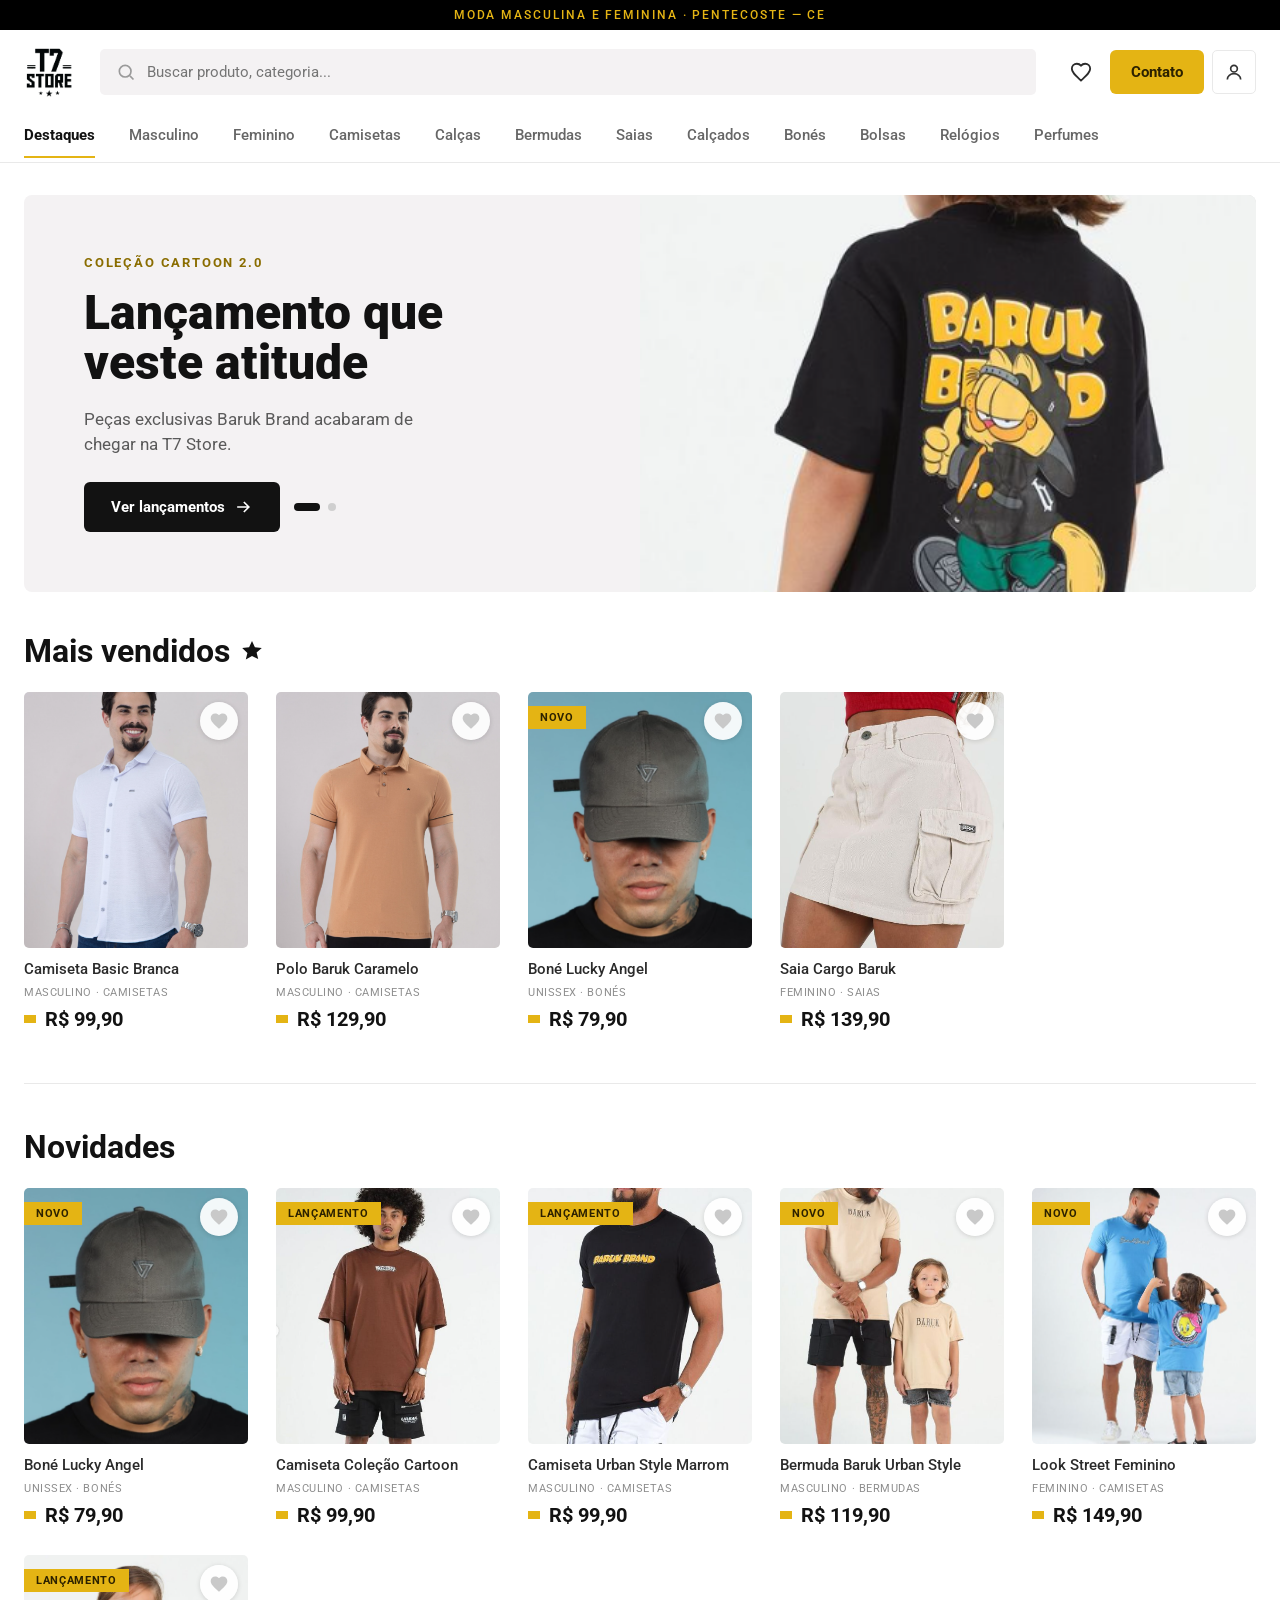
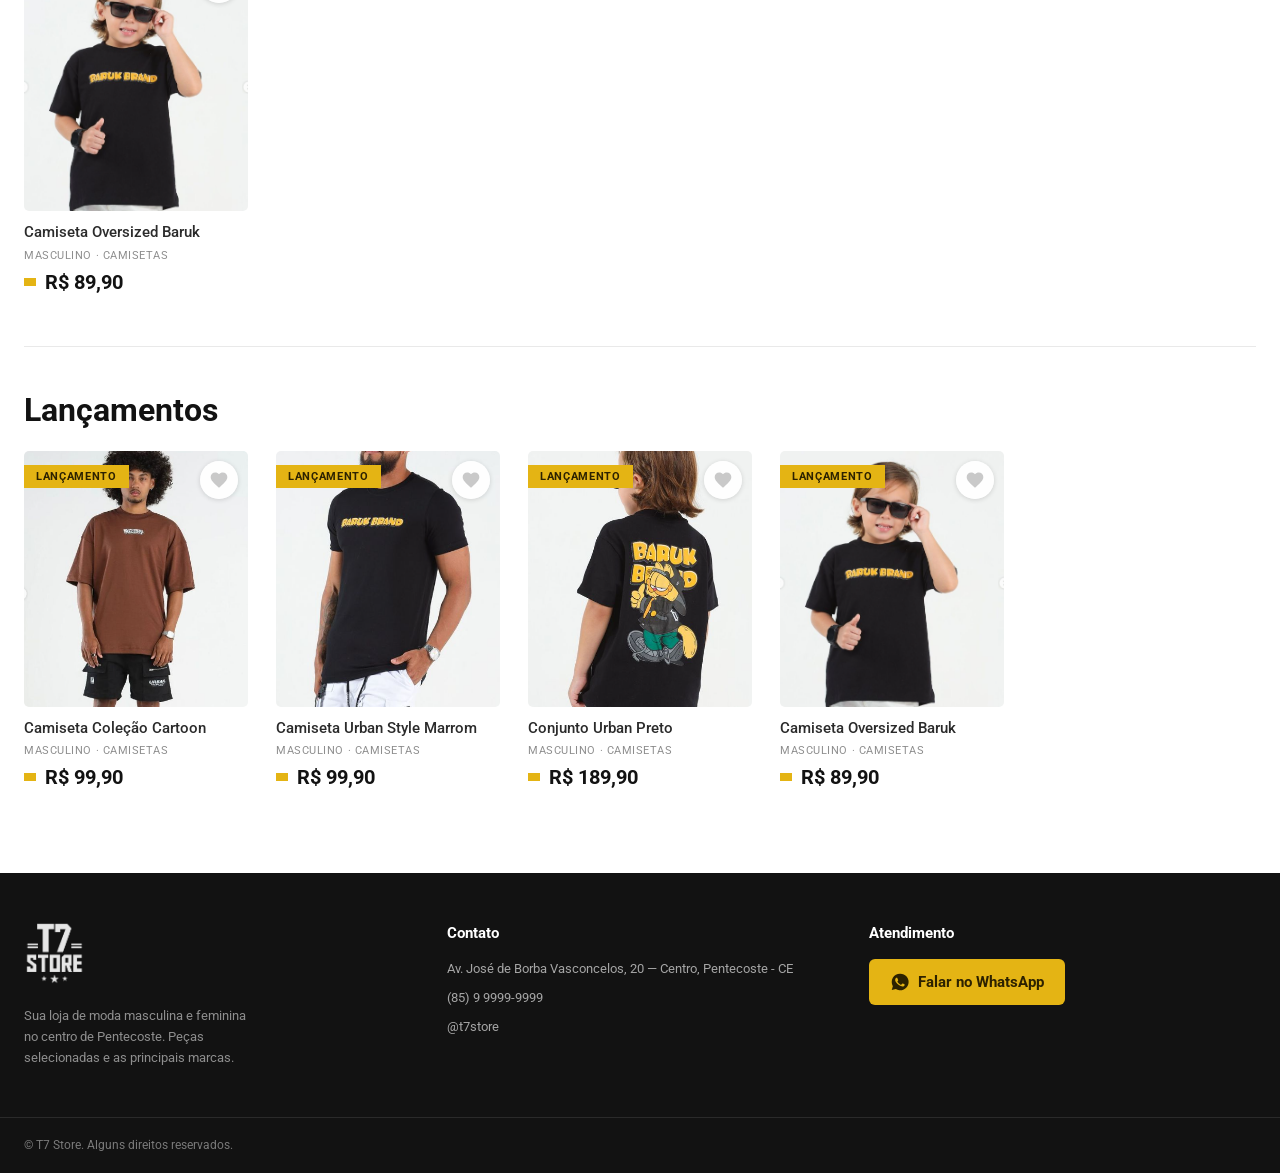
<file: index.html>
<!doctype html>
<html lang="pt-BR">
  <head>
    <meta charset="utf-8" />
    <meta name="viewport" content="width=device-width, initial-scale=1" />
    <title>T7 Store — Catálogo Digital</title>
    <meta
      name="description"
      content="Catálogo digital da T7 Store: moda masculina e feminina no centro de Pentecoste — CE."
    />
    <link rel="icon" href="assets/logo-t7.png" />
    <link rel="preconnect" href="https://fonts.googleapis.com" />
    <link rel="preconnect" href="https://fonts.gstatic.com" crossorigin />
    <link
      href="https://fonts.googleapis.com/css2?family=Roboto:wght@400;500;600;700;900&display=swap"
      rel="stylesheet"
    />
    <link rel="stylesheet" href="css/style.css" />
  </head>
  <body>
    <!-- Ícones reutilizados via <use href="#i-nome"> -->
    <svg hidden>
      <symbol id="i-heart" viewBox="0 0 24 24">
        <path d="M12 21.35l-1.45-1.32C5.4 15.36 2 12.28 2 8.5 2 5.42 4.42 3 7.5 3c1.74 0 3.41.81 4.5 2.09C13.09 3.81 14.76 3 16.5 3 19.58 3 22 5.42 22 8.5c0 3.78-3.4 6.86-8.55 11.54L12 21.35z" />
      </symbol>
      <symbol id="i-whatsapp" viewBox="0 0 24 24">
        <path d="M12 2a10 10 0 00-8.6 15l-1.3 4.7 4.8-1.3A10 10 0 1012 2zm5.3 14.1c-.2.6-1.3 1.2-1.8 1.2-.5.1-1 .1-1.7-.1-.4-.1-1-.3-1.6-.6-2.9-1.2-4.7-4.1-4.9-4.3-.1-.2-1.1-1.5-1.1-2.8s.7-2 .9-2.3c.2-.3.5-.3.7-.3h.5c.2 0 .4 0 .6.5.2.6.8 2 .9 2.1.1.1.1.3 0 .5s-.1.3-.3.5l-.4.5c-.1.1-.3.3-.1.6.2.3.8 1.3 1.7 2.1 1.2 1 2.1 1.4 2.4 1.5.3.1.5.1.6-.1.2-.2.7-.8.9-1.1.2-.3.4-.2.6-.1.3.1 1.6.8 1.9.9.3.1.5.2.5.3.1.1.1.6-.1 1.1z" />
      </symbol>
      <symbol id="i-star" viewBox="0 0 24 24">
        <path d="M12 2l2.9 6.3 6.9.6-5.2 4.5 1.6 6.7L12 16.9 5.8 20.6l1.6-6.7L2.2 8.9l6.9-.6z" />
      </symbol>
      <symbol id="i-search" viewBox="0 0 24 24">
        <circle cx="11" cy="11" r="7" />
        <path d="M21 21l-4.3-4.3" />
      </symbol>
      <symbol id="i-menu" viewBox="0 0 24 24">
        <path d="M3 6h18M3 12h18M3 18h18" />
      </symbol>
      <symbol id="i-user" viewBox="0 0 24 24">
        <circle cx="12" cy="8" r="4" />
        <path d="M4 21c0-4 3.6-7 8-7s8 3 8 7" />
      </symbol>
      <symbol id="i-arrow" viewBox="0 0 24 24">
        <path d="M5 12h14M13 6l6 6-6 6" />
      </symbol>
      <symbol id="i-prev" viewBox="0 0 24 24">
        <path d="M15 18l-6-6 6-6" />
      </symbol>
      <symbol id="i-next" viewBox="0 0 24 24">
        <path d="M9 6l6 6-6 6" />
      </symbol>
      <symbol id="i-plus" viewBox="0 0 24 24">
        <path d="M12 5v14M5 12h14" />
      </symbol>
      <symbol id="i-edit" viewBox="0 0 24 24">
        <path d="M12 20h9" />
        <path d="M16.5 3.5a2.1 2.1 0 013 3L7 19l-4 1 1-4z" />
      </symbol>
      <symbol id="i-trash" viewBox="0 0 24 24">
        <path d="M3 6h18M8 6V4h8v2M19 6l-1 14H6L5 6" />
      </symbol>
    </svg>

    <!-- ============ CLIENTE ============ -->
    <div id="view-cliente">
      <header class="site-header">
        <div class="topbar">Moda masculina e feminina · Pentecoste — CE</div>

        <div class="container site-header__bar">
          <button class="logo-btn" data-action="go-home" aria-label="T7 Store — página inicial">
            <img src="assets/logo-t7.png" alt="T7 Store" />
          </button>

          <div class="search">
            <svg class="icon search__icon" aria-hidden="true"><use href="#i-search" /></svg>
            <input
              id="busca"
              class="search__input"
              type="text"
              placeholder="Buscar produto, categoria..."
              aria-label="Buscar produto ou categoria"
              autocomplete="off"
            />
          </div>

          <div class="site-header__actions">
            <button class="icon-btn only-mobile" data-action="toggle-menu" aria-label="Menu de categorias">
              <svg class="icon icon--lg" aria-hidden="true"><use href="#i-menu" /></svg>
            </button>
            <button class="fav-link only-desktop" data-action="go-favoritos" aria-label="Favoritos">
              <svg class="icon icon--lg" aria-hidden="true"><use href="#i-heart" /></svg>
              <span class="count count--floating" data-fav-count hidden></span>
            </button>
            <a class="btn btn--accent only-desktop" data-whatsapp target="_blank" rel="noopener">Contato</a>
            <button class="icon-btn only-desktop" data-action="go-admin-login" title="Painel administrativo" aria-label="Painel administrativo">
              <svg class="icon" aria-hidden="true"><use href="#i-user" /></svg>
            </button>
          </div>
        </div>

        <nav id="nav-filtros" class="container category-nav only-desktop" aria-label="Categorias"></nav>
      </header>

      <!-- Menu lateral (mobile) -->
      <div id="menu" class="overlay overlay--drawer" data-overlay="close-menu" hidden>
        <aside class="drawer">
          <div class="drawer__head">
            <span class="eyebrow">Categorias</span>
            <button class="close-btn" data-action="close-menu" aria-label="Fechar">✕</button>
          </div>
          <nav id="menu-filtros" class="drawer__nav" aria-label="Categorias"></nav>
          <div class="drawer__foot">
            <button class="btn btn--outline btn--left" data-action="go-favoritos">
              <svg class="icon" aria-hidden="true"><use href="#i-heart" /></svg>
              Favoritos
              <span class="count count--end" data-fav-count hidden></span>
            </button>
            <a class="btn btn--accent btn--left" data-whatsapp target="_blank" rel="noopener">
              <svg class="icon icon--fill" aria-hidden="true"><use href="#i-whatsapp" /></svg>
              Contato pelo WhatsApp
            </a>
            <button class="btn btn--soft btn--left" data-action="go-admin-login">
              <svg class="icon" aria-hidden="true"><use href="#i-user" /></svg>
              Painel administrativo
            </button>
          </div>
        </aside>
      </div>

      <main class="container main">
        <!-- Página inicial: banner + vitrines -->
        <div id="destaques">
          <section id="hero" class="hero" aria-label="Destaques da loja" hidden></section>

          <section class="shelf" data-shelf="mais-vendidos">
            <h2 class="section-title">
              Mais vendidos
              <svg class="icon icon--fill icon--xl" aria-hidden="true"><use href="#i-star" /></svg>
            </h2>
            <div class="shelf__wrap">
              <button class="shelf__arrow shelf__arrow--prev" data-action="scroll-row" data-dir="-1" aria-label="Anterior">
                <svg class="icon" aria-hidden="true"><use href="#i-prev" /></svg>
              </button>
              <button class="shelf__arrow shelf__arrow--next" data-action="scroll-row" data-dir="1" aria-label="Próximo">
                <svg class="icon" aria-hidden="true"><use href="#i-next" /></svg>
              </button>
              <div class="shelf__row"></div>
            </div>
          </section>

          <section class="shelf" data-shelf="novidades">
            <h2 class="section-title">Novidades</h2>
            <div class="shelf__wrap">
              <button class="shelf__arrow shelf__arrow--prev" data-action="scroll-row" data-dir="-1" aria-label="Anterior">
                <svg class="icon" aria-hidden="true"><use href="#i-prev" /></svg>
              </button>
              <button class="shelf__arrow shelf__arrow--next" data-action="scroll-row" data-dir="1" aria-label="Próximo">
                <svg class="icon" aria-hidden="true"><use href="#i-next" /></svg>
              </button>
              <div class="shelf__row"></div>
            </div>
          </section>

          <section class="shelf" data-shelf="lancamentos">
            <h2 class="section-title">Lançamentos</h2>
            <div class="shelf__wrap">
              <button class="shelf__arrow shelf__arrow--prev" data-action="scroll-row" data-dir="-1" aria-label="Anterior">
                <svg class="icon" aria-hidden="true"><use href="#i-prev" /></svg>
              </button>
              <button class="shelf__arrow shelf__arrow--next" data-action="scroll-row" data-dir="1" aria-label="Próximo">
                <svg class="icon" aria-hidden="true"><use href="#i-next" /></svg>
              </button>
              <div class="shelf__row"></div>
            </div>
          </section>
        </div>

        <!-- Listagem: categoria, busca ou favoritos -->
        <section id="lista" hidden>
          <div class="list-head">
            <h2 id="lista-titulo" class="section-title"></h2>
            <span id="lista-total" class="muted"></span>
          </div>
          <div id="lista-grid" class="product-grid"></div>

          <div id="vazio-busca" class="empty" hidden>
            <p class="empty__title">Nenhuma peça encontrada</p>
            <p class="muted">Tente outra categoria ou busca.</p>
          </div>
          <div id="vazio-favoritos" class="empty" hidden>
            <svg class="icon empty__icon" aria-hidden="true"><use href="#i-heart" /></svg>
            <p class="empty__title">Você ainda não favoritou nenhuma peça</p>
            <p class="muted">Toque no coração das peças que gostar.</p>
            <button class="btn btn--dark" data-action="go-home">Explorar catálogo</button>
          </div>
        </section>
      </main>

      <footer class="site-footer">
        <div class="container site-footer__grid">
          <div>
            <img class="site-footer__logo" src="assets/logo-t7-white.png" alt="T7 Store" />
            <p class="site-footer__about">
              Sua loja de moda masculina e feminina no centro de Pentecoste. Peças selecionadas e as principais marcas.
            </p>
          </div>
          <div>
            <h3 class="site-footer__title">Contato</h3>
            <p data-config="endereco"></p>
            <p data-config="telefone"></p>
            <p data-config="instagram"></p>
          </div>
          <div>
            <h3 class="site-footer__title">Atendimento</h3>
            <a class="btn btn--accent" data-whatsapp target="_blank" rel="noopener">
              <svg class="icon icon--fill" aria-hidden="true"><use href="#i-whatsapp" /></svg>
              Falar no WhatsApp
            </a>
          </div>
        </div>
        <div class="site-footer__legal">
          <div class="container">© <span data-config="nome"></span>. Alguns direitos reservados.</div>
        </div>
      </footer>

      <!-- Detalhe do produto -->
      <div id="produto-modal" class="overlay" data-overlay="close-product" hidden>
        <div id="produto-detalhe" class="modal modal--product" role="dialog" aria-modal="true"></div>
      </div>
    </div>

    <!-- ============ ADMIN: LOGIN ============ -->
    <div id="view-login" class="login" hidden>
      <div class="login__card">
        <img class="login__logo" src="assets/logo-t7.png" alt="T7 Store" />
        <p class="login__title">Painel administrativo</p>
        <form id="login-form" class="stack">
          <label class="field">
            E-mail
            <input class="input" name="email" type="email" placeholder="admin@t7store.com" autocomplete="username" required />
          </label>
          <label class="field">
            Senha
            <input class="input" name="senha" type="password" placeholder="••••••••" autocomplete="current-password" required />
          </label>
          <span id="login-erro" class="error" role="alert" hidden>E-mail ou senha inválidos.</span>
          <button class="btn btn--accent btn--block" type="submit">Entrar</button>
        </form>
        <p class="login__hint">Demo: admin@t7store.com / t7store</p>
        <button class="link-btn" data-action="go-cliente">← Voltar ao catálogo</button>
      </div>
    </div>

    <!-- ============ ADMIN: PAINEL ============ -->
    <div id="view-admin" class="admin" hidden>
      <header class="admin__header">
        <div class="container container--admin admin__bar">
          <img class="admin__logo" src="assets/logo-t7.png" alt="T7 Store" />
          <span class="admin__label">Painel administrativo</span>
          <button class="btn btn--outline btn--sm" data-action="go-cliente">Ver catálogo</button>
          <button class="btn btn--dark btn--sm" data-action="go-cliente">Sair</button>
        </div>
        <nav class="container container--admin admin__tabs">
          <button class="tab" data-action="set-admin-tab" data-tab="produtos">Peças</button>
          <button class="tab" data-action="set-admin-tab" data-tab="destaques">Destaques</button>
          <button class="tab" data-action="set-admin-tab" data-tab="banners">Banners</button>
        </nav>
      </header>

      <div class="container container--admin admin__body">
        <!-- Aba: peças -->
        <section data-panel="produtos">
          <div class="toolbar">
            <div class="search search--bordered">
              <svg class="icon search__icon" aria-hidden="true"><use href="#i-search" /></svg>
              <input id="admin-busca" class="search__input" type="text" placeholder="Buscar peça..." aria-label="Buscar peça" autocomplete="off" />
            </div>
            <span id="admin-total" class="muted"></span>
            <button class="btn btn--accent" data-action="add-product">
              <svg class="icon" aria-hidden="true"><use href="#i-plus" /></svg>
              Adicionar peça
            </button>
          </div>
          <div id="admin-pecas" class="admin-grid"></div>
        </section>

        <!-- Aba: destaques -->
        <section data-panel="destaques" hidden>
          <p class="admin__intro">
            Escolha em quais seções da página inicial cada peça aparece. As alterações são aplicadas na hora.
          </p>
          <div id="admin-destaques" class="stack stack--sm"></div>
        </section>

        <!-- Aba: banners -->
        <section data-panel="banners" hidden>
          <div class="toolbar">
            <p class="admin__intro">
              Edite as fotos e os textos do carrossel da página inicial. As alterações aparecem na hora.
            </p>
            <button class="btn btn--accent" data-action="add-banner">
              <svg class="icon" aria-hidden="true"><use href="#i-plus" /></svg>
              Novo banner
            </button>
          </div>
          <div id="admin-banners" class="stack"></div>
        </section>
      </div>

      <!-- Formulário de peça -->
      <div id="form-modal" class="overlay" data-overlay="close-form" hidden>
        <form id="produto-form" class="modal modal--form" role="dialog" aria-modal="true" aria-labelledby="form-titulo">
          <div class="modal__head">
            <h2 id="form-titulo">Nova peça</h2>
            <button class="close-btn" type="button" data-action="close-form" aria-label="Fechar">✕</button>
          </div>

          <div class="stack">
            <label class="field">
              Nome da peça
              <input class="input" name="nome" placeholder="Ex: Camiseta Basic Branca" required />
            </label>

            <div class="field-row">
              <label class="field">
                Preço (R$)
                <input class="input" name="preco" type="number" step="0.01" min="0" placeholder="99.90" />
              </label>
              <label class="field">
                Gênero
                <select class="input" name="genero"></select>
              </label>
              <label class="field">
                Tipo
                <select class="input" name="tipo"></select>
              </label>
            </div>

            <div class="field">
              Imagem
              <div class="image-field">
                <img id="form-preview" class="image-field__preview" alt="" />
                <div class="image-field__picker">
                  <div class="thumbs" data-thumbs="pick-form-img"></div>
                  <input class="input input--sm" name="img" placeholder="ou cole uma URL de imagem" aria-label="URL da imagem" />
                </div>
              </div>
            </div>

            <label class="field">
              Descrição
              <textarea class="input" name="descricao" rows="3" placeholder="Detalhes da peça, material, caimento..."></textarea>
            </label>

            <label class="field">
              Tamanhos (separados por vírgula)
              <input class="input" name="tamanhos" placeholder="P, M, G, GG" />
            </label>

            <div class="field">
              Destaques
              <div id="form-destaques" class="chips"></div>
            </div>
          </div>

          <div class="modal__actions">
            <button class="btn btn--outline" type="button" data-action="close-form">Cancelar</button>
            <button class="btn btn--accent" type="submit">Salvar peça</button>
          </div>
        </form>
      </div>
    </div>

    <script src="js/data.js"></script>
    <script src="js/utils.js"></script>
    <script src="js/store.js"></script>
    <script src="js/components/produto-card.js"></script>
    <script src="js/components/header.js"></script>
    <script src="js/components/hero.js"></script>
    <script src="js/components/catalogo.js"></script>
    <script src="js/components/produto-modal.js"></script>
    <script src="js/components/admin-login.js"></script>
    <script src="js/components/admin.js"></script>
    <script src="js/components/produto-form.js"></script>
    <script src="js/script.js"></script>
  </body>
</html>
</file>
<file: css/style.css>
/* ==========================================================================
   T7 Store — Catálogo Digital
   1. Base            4. Cabeçalho e menu     7. Modais
   2. Utilitários     5. Página inicial       8. Login
   3. Componentes     6. Cards e listagens    9. Painel administrativo
   ========================================================================== */

/* ---------- 1. Base ---------- */
:root {
  --ink: #121212;
  --ink2: #2b2b2b;
  --muted: #8e8e8e;
  --line: #e9e9e9;
  --soft: #f4f2f3;
  --accent: #e4b414;
  --accent-ink: #2d2200;
  --danger: #c0392b;
  --mobile-card: 160px;
}

* {
  box-sizing: border-box;
}

body {
  margin: 0;
  background: #fff;
  color: var(--ink);
  font-family: "Roboto", -apple-system, BlinkMacSystemFont, "Segoe UI", sans-serif;
}

body.no-scroll {
  overflow: hidden;
}

h1,
h2,
h3,
p {
  margin: 0;
}

input,
button,
select,
textarea {
  font-family: inherit;
}

button {
  cursor: pointer;
}

a {
  color: inherit;
  text-decoration: none;
}

img {
  max-width: 100%;
}

[hidden] {
  display: none !important;
}

:focus-visible {
  outline: 2px solid var(--accent);
  outline-offset: 2px;
}

::-webkit-scrollbar {
  height: 8px;
  width: 9px;
}

::-webkit-scrollbar-thumb {
  background: #d5d5d5;
  border-radius: 5px;
}

::-webkit-scrollbar-track {
  background: transparent;
}

@keyframes t7fade {
  from {
    opacity: 0;
    transform: translateY(10px);
  }
}

@keyframes t7pop {
  from {
    opacity: 0;
    transform: scale(0.96);
  }
}

/* ---------- 2. Utilitários ---------- */
.container {
  max-width: 1280px;
  margin-inline: auto;
  padding-inline: 24px;
}

.container--admin {
  max-width: 1200px;
}

.stack {
  display: flex;
  flex-direction: column;
  gap: 16px;
}

.stack--sm {
  gap: 10px;
}

.muted {
  color: var(--muted);
  font-size: 15px;
}

.eyebrow {
  font-size: 13px;
  font-weight: 700;
  letter-spacing: 0.1em;
  text-transform: uppercase;
  color: var(--muted);
}

.error {
  color: var(--danger);
  font-size: 13px;
}

.section-title {
  display: flex;
  align-items: center;
  gap: 10px;
  font-size: clamp(24px, 3vw, 32px);
  font-weight: 700;
}

@media (max-width: 819px) {
  .only-desktop {
    display: none !important;
  }
}

@media (min-width: 820px) {
  .only-mobile {
    display: none !important;
  }
}

/* ---------- 3. Componentes ---------- */
.icon {
  width: 20px;
  height: 20px;
  flex-shrink: 0;
  fill: none;
  stroke: currentColor;
  stroke-width: 2;
}

.icon--fill {
  fill: currentColor;
  stroke: none;
}

.icon--lg {
  width: 22px;
  height: 22px;
}

.icon--xl {
  width: 24px;
  height: 24px;
}

.btn {
  display: inline-flex;
  align-items: center;
  justify-content: center;
  gap: 8px;
  padding: 12px 20px;
  border: 1px solid transparent;
  border-radius: 6px;
  font-size: 15px;
  font-weight: 700;
  line-height: 1.2;
  transition: filter 0.15s;
}

.btn:hover {
  filter: brightness(0.96);
}

.btn--accent {
  background: var(--accent);
  color: var(--accent-ink);
}

.btn--dark {
  background: var(--ink);
  color: #fff;
}

.btn--dark:hover {
  filter: brightness(1.4);
}

.btn--outline {
  background: #fff;
  border-color: var(--line);
  color: #333;
  font-weight: 600;
}

.btn--soft {
  background: var(--soft);
  color: #333;
  font-weight: 600;
}

.btn--danger {
  background: #fff;
  border-color: #f0d7d7;
  color: var(--danger);
  font-weight: 600;
}

.btn--sm {
  padding: 9px 14px;
  font-size: 13px;
}

.btn--sm .icon {
  width: 15px;
  height: 15px;
}

.btn--block {
  width: 100%;
  height: 48px;
}

.btn--left {
  width: 100%;
  justify-content: flex-start;
  gap: 10px;
}

.icon-btn {
  display: flex;
  align-items: center;
  justify-content: center;
  width: 44px;
  height: 44px;
  background: none;
  border: 1px solid var(--line);
  border-radius: 5px;
  color: #333;
}

.close-btn {
  width: 38px;
  height: 38px;
  flex-shrink: 0;
  border: none;
  border-radius: 50%;
  background: var(--soft);
  color: #555;
  font-size: 17px;
}

.link-btn {
  display: block;
  margin: 16px auto 0;
  background: none;
  border: none;
  color: #666;
  font-size: 13px;
  text-decoration: underline;
}

.count {
  display: flex;
  align-items: center;
  justify-content: center;
  min-width: 20px;
  height: 20px;
  padding: 0 5px;
  border-radius: 10px;
  background: var(--accent);
  color: var(--accent-ink);
  font-size: 11px;
  font-weight: 700;
}

.count--floating {
  position: absolute;
  top: 0;
  right: 0;
}

.count--end {
  margin-left: auto;
}

.search {
  position: relative;
  flex: 1;
  min-width: 0;
  display: flex;
  align-items: center;
}

.search__icon {
  position: absolute;
  left: 16px;
  color: #9a9a9a;
  pointer-events: none;
}

.search__input {
  width: 100%;
  height: 46px;
  padding: 0 16px 0 46px;
  border: 1px solid transparent;
  border-radius: 5px;
  background: var(--soft);
  color: #333;
  font-size: 15px;
  outline: none;
}

.search__input:focus {
  border-color: var(--ink);
}

.search--bordered {
  min-width: 200px;
}

.search--bordered .search__input {
  background: #fff;
  border-color: var(--line);
}

.field {
  display: block;
  min-width: 0;
  font-size: 13px;
  font-weight: 600;
  color: #333;
}

.field-row {
  display: grid;
  grid-template-columns: repeat(auto-fit, minmax(140px, 1fr));
  gap: 14px;
}

.input {
  display: block;
  width: 100%;
  height: 44px;
  margin-top: 6px;
  padding: 0 12px;
  border: 1px solid var(--line);
  border-radius: 6px;
  background: #fff;
  color: var(--ink);
  font-size: 15px;
  outline: none;
}

.input:focus {
  border-color: var(--ink);
}

.input--sm {
  height: 38px;
  font-size: 13px;
}

textarea.input {
  height: auto;
  padding: 10px 12px;
  resize: vertical;
}

.chips {
  display: flex;
  flex-wrap: wrap;
  gap: 8px;
}

.field > .chips {
  margin-top: 8px;
}

.chip {
  padding: 7px 14px;
  border: 1.5px solid var(--line);
  border-radius: 20px;
  background: #fff;
  color: #777;
  font-size: 12px;
  font-weight: 600;
}

.chip.is-on {
  border-color: var(--ink);
  background: var(--ink);
  color: #fff;
}

.chip--accent.is-on {
  border-color: var(--accent);
  background: var(--accent);
  color: var(--accent-ink);
}

.chip--check.is-on::before {
  content: "✓ ";
}

.size {
  min-width: 42px;
  padding: 9px 12px;
  border: 1px solid var(--line);
  border-radius: 5px;
  color: #333;
  font-size: 14px;
  font-weight: 500;
  text-align: center;
}

.pill {
  padding: 3px 8px;
  border-radius: 20px;
  background: #f1f1f1;
  color: #555;
  font-size: 10px;
  font-weight: 700;
  letter-spacing: 0.03em;
  text-transform: uppercase;
}

.pill--accent {
  background: #fff4d1;
  color: #8a6d00;
}

.tag {
  position: absolute;
  left: 0;
  top: 14px;
  padding: 5px 12px;
  background: var(--accent);
  color: var(--accent-ink);
  font-size: 11px;
  font-weight: 700;
  letter-spacing: 0.06em;
  text-transform: uppercase;
}

.price {
  display: inline-flex;
  align-items: center;
  gap: 9px;
  font-size: 20px;
  font-weight: 700;
}

.price::before {
  content: "";
  width: 12px;
  height: 8px;
  flex-shrink: 0;
  background: var(--accent);
}

.price--lg {
  font-size: 28px;
  font-weight: 900;
}

.thumbs {
  display: grid;
  grid-template-columns: repeat(auto-fill, minmax(42px, 1fr));
  gap: 6px;
  margin-bottom: 8px;
}

.thumb {
  aspect-ratio: 1;
  padding: 0;
  overflow: hidden;
  border: 1px solid var(--line);
  border-radius: 5px;
  background: var(--soft);
}

.thumb img {
  display: block;
  width: 100%;
  height: 100%;
  object-fit: cover;
}

.empty {
  padding: 80px 20px;
  text-align: center;
}

.empty__icon {
  width: 52px;
  height: 52px;
  margin-bottom: 16px;
  color: #cfcfcf;
  stroke-width: 1.6;
}

.empty__title {
  margin-bottom: 6px;
  color: #444;
  font-size: 18px;
}

.empty .btn {
  margin-top: 20px;
}

/* ---------- 4. Cabeçalho e menu ---------- */
.site-header {
  position: sticky;
  top: 0;
  z-index: 30;
  background: #fff;
  border-bottom: 1px solid var(--line);
}

.topbar {
  padding: 8px 16px;
  background: #000;
  color: var(--accent);
  font-size: 12px;
  font-weight: 500;
  letter-spacing: 0.16em;
  text-align: center;
  text-transform: uppercase;
}

.site-header__bar {
  display: flex;
  align-items: center;
  flex-wrap: wrap;
  gap: 24px;
  padding-block: 16px;
}

.site-header__actions {
  display: flex;
  align-items: center;
  flex-shrink: 0;
  gap: 8px;
}

.logo-btn {
  flex-shrink: 0;
  padding: 0;
  border: none;
  background: none;
}

.logo-btn img {
  display: block;
  width: auto;
  height: 52px;
}

.fav-link {
  position: relative;
  display: flex;
  padding: 8px 10px;
  border: none;
  background: none;
  color: var(--ink2);
}

.category-nav {
  display: flex;
  gap: 34px;
  padding-bottom: 4px;
  overflow-x: auto;
}

.category-nav__link,
.tab {
  padding: 12px 0;
  border: none;
  border-bottom: 2px solid transparent;
  background: none;
  color: #666;
  font-size: 15px;
  font-weight: 500;
  white-space: nowrap;
}

.category-nav__link.is-active,
.tab.is-active {
  border-bottom-color: var(--accent);
  color: var(--ink);
  font-weight: 700;
}

.drawer {
  position: absolute;
  top: 0;
  right: 0;
  bottom: 0;
  display: flex;
  flex-direction: column;
  width: min(82vw, 320px);
  padding: 20px;
  overflow-y: auto;
  background: #fff;
  animation: t7fade 0.2s ease both;
}

.drawer__head {
  display: flex;
  align-items: center;
  justify-content: space-between;
  margin-bottom: 12px;
}

.drawer__nav {
  display: flex;
  flex-direction: column;
  gap: 6px;
  margin-bottom: 14px;
}

.drawer__link {
  padding: 14px 16px;
  border: none;
  border-left: 3px solid transparent;
  background: none;
  color: #444;
  font-size: 16px;
  font-weight: 500;
  text-align: left;
}

.drawer__link.is-active {
  border-left-color: var(--accent);
  border-radius: 0 6px 6px 0;
  background: var(--soft);
  color: var(--ink);
  font-weight: 700;
}

.drawer__foot {
  display: flex;
  flex-direction: column;
  gap: 8px;
  margin-top: auto;
  padding-top: 14px;
  border-top: 1px solid var(--line);
}

/* ---------- 5. Página inicial ---------- */
.main {
  min-height: 60vh;
  padding-block: 24px 64px;
}

.hero {
  display: grid;
  grid-template-columns: repeat(auto-fit, minmax(300px, 1fr));
  margin: 8px 0 40px;
  overflow: hidden;
  border-radius: 8px;
  background: var(--soft);
  animation: t7fade 0.4s ease both;
}

.hero__content {
  display: flex;
  flex-direction: column;
  justify-content: center;
  gap: 18px;
  padding: clamp(32px, 5vw, 60px);
}

.hero__eyebrow {
  color: #8a6d00;
  font-size: 13px;
  font-weight: 700;
  letter-spacing: 0.14em;
  text-transform: uppercase;
}

.hero__title {
  font-size: clamp(30px, 4.4vw, 48px);
  font-weight: 900;
  line-height: 1.05;
  text-wrap: balance;
}

.hero__sub {
  max-width: 38ch;
  color: #5a5a5a;
  font-size: 17px;
  line-height: 1.5;
}

.hero__actions {
  display: flex;
  align-items: center;
  gap: 14px;
  margin-top: 6px;
}

.hero__actions .btn {
  padding: 14px 26px;
}

.hero__dots {
  display: flex;
  gap: 8px;
}

.hero__dot {
  width: 8px;
  height: 8px;
  padding: 0;
  border: none;
  border-radius: 4px;
  background: #cfcfcf;
  transition: width 0.2s;
}

.hero__dot.is-active {
  width: 26px;
  background: var(--ink);
}

.hero__media {
  position: relative;
  min-height: 320px;
  background: #e4e4e4;
}

.hero__media img {
  position: absolute;
  inset: 0;
  width: 100%;
  height: 100%;
  object-fit: cover;
}

.shelf {
  margin-bottom: 52px;
  scroll-margin-top: 180px;
}

.shelf:last-child {
  margin-bottom: 20px;
}

.shelf:not([hidden]) ~ .shelf {
  padding-top: 44px;
  border-top: 1px solid var(--line);
}

.shelf .section-title {
  margin-bottom: 22px;
}

.shelf__wrap {
  position: relative;
}

.shelf__row,
.product-grid {
  display: grid;
  grid-template-columns: repeat(auto-fill, minmax(220px, 1fr));
  gap: 28px;
}

.shelf__arrow {
  display: none;
}

.list-head {
  display: flex;
  align-items: baseline;
  gap: 14px;
  margin: 10px 0 26px;
}

@media (max-width: 819px) {
  /* Vitrines viram carrossel horizontal com setas */
  .shelf__row {
    display: flex;
    align-items: flex-start;
    gap: 14px;
    margin-inline: -24px;
    padding: 0 24px 10px;
    overflow-x: auto;
    scroll-padding-inline: 24px;
    scroll-snap-type: x mandatory;
  }

  .shelf__row > .card {
    flex: 0 0 var(--mobile-card);
    scroll-snap-align: start;
  }

  .shelf__arrow {
    position: absolute;
    /* centro da foto do card (proporção 311/356) */
    top: calc(var(--mobile-card) * 356 / 311 / 2);
    z-index: 5;
    display: flex;
    align-items: center;
    justify-content: center;
    width: 36px;
    height: 36px;
    border: none;
    border-radius: 50%;
    background: rgba(255, 255, 255, 0.96);
    box-shadow: 0 1px 6px rgba(0, 0, 0, 0.2);
    color: var(--ink);
    transform: translateY(-50%);
    transition: opacity 0.15s;
  }

  .shelf__arrow--prev {
    left: -10px;
  }

  .shelf__arrow--next {
    right: -10px;
  }

  .shelf__arrow:disabled {
    opacity: 0;
    pointer-events: none;
  }

  .shelf {
    scroll-margin-top: 140px;
  }

  .product-grid {
    grid-template-columns: repeat(auto-fill, minmax(150px, 1fr));
    gap: 14px;
  }
}

/* ---------- 6. Cards e listagens ---------- */
.card {
  display: flex;
  flex-direction: column;
  gap: 12px;
  min-width: 0;
  cursor: pointer;
  animation: t7fade 0.35s ease both;
}

.card__media {
  position: relative;
  aspect-ratio: 311 / 356;
  overflow: hidden;
  border-radius: 5px;
  background: var(--soft);
}

.card__media img {
  display: block;
  width: 100%;
  height: 100%;
  object-fit: cover;
  transition: transform 0.4s ease;
}

.card:hover .card__media img {
  transform: scale(1.04);
}

.card__info {
  display: flex;
  flex-direction: column;
  gap: 6px;
  min-width: 0;
}

.card__name {
  overflow: hidden;
  color: var(--ink2);
  font-size: 15px;
  font-weight: 500;
  line-height: 1.3;
  text-overflow: ellipsis;
  white-space: nowrap;
}

.card__meta {
  color: var(--muted);
  font-size: 11px;
  letter-spacing: 0.05em;
  text-transform: uppercase;
}

.card .price {
  margin-top: 2px;
}

.fav-btn {
  position: absolute;
  top: 10px;
  right: 10px;
  display: flex;
  align-items: center;
  justify-content: center;
  width: 38px;
  height: 38px;
  border: none;
  border-radius: 50%;
  background: rgba(255, 255, 255, 0.92);
  box-shadow: 0 1px 5px rgba(0, 0, 0, 0.14);
  color: #c9c9c9;
  transition: transform 0.15s;
}

.fav-btn:hover {
  transform: scale(1.1);
}

.fav-btn.is-fav,
.fav-toggle.is-fav .icon {
  color: var(--accent);
}

.fav-toggle .icon {
  color: #c9c9c9;
}

.site-footer {
  background: var(--ink);
  color: #a5a5a5;
  font-size: 13px;
  line-height: 1.6;
}

.site-footer__grid {
  display: grid;
  grid-template-columns: repeat(auto-fit, minmax(240px, 1fr));
  gap: 36px;
  padding-block: 48px;
}

.site-footer__grid p + p {
  margin-top: 8px;
}

.site-footer__logo {
  width: auto;
  height: 64px;
  margin-bottom: 14px;
}

.site-footer__about {
  max-width: 34ch;
  color: var(--muted);
}

.site-footer__title {
  margin-bottom: 14px;
  color: #fff;
  font-size: 15px;
  font-weight: 700;
}

.site-footer__legal {
  padding-block: 18px;
  border-top: 1px solid #2a2a2a;
  color: #7a7a7a;
  font-size: 12px;
}

/* ---------- 7. Modais ---------- */
.overlay {
  position: fixed;
  inset: 0;
  z-index: 60;
  display: flex;
  align-items: flex-start;
  justify-content: center;
  padding: 40px 16px;
  overflow-y: auto;
  background: rgba(0, 0, 0, 0.55);
}

.overlay--drawer {
  z-index: 40;
  padding: 0;
}

.modal {
  width: 100%;
  border-radius: 10px;
  background: #fff;
  animation: t7pop 0.25s ease both;
}

.modal--product {
  max-width: 960px;
  overflow: hidden;
}

.modal--form {
  max-width: 560px;
  padding: 28px;
  border-radius: 12px;
}

.modal__head {
  display: flex;
  align-items: center;
  justify-content: space-between;
  gap: 16px;
  margin-bottom: 22px;
}

.modal__head h2 {
  font-size: 22px;
}

.modal__actions {
  display: flex;
  gap: 12px;
  margin-top: 26px;
}

.modal__actions .btn {
  flex: 1;
  padding-block: 14px;
}

.product {
  display: grid;
  grid-template-columns: repeat(auto-fit, minmax(300px, 1fr));
}

.product__media {
  position: relative;
  min-height: 360px;
  background: var(--soft);
}

.product__media img {
  position: absolute;
  inset: 0;
  width: 100%;
  height: 100%;
  object-fit: cover;
}

.product__media .tag {
  top: 18px;
  padding: 6px 14px;
  font-size: 12px;
}

.product__info {
  position: relative;
  display: flex;
  flex-direction: column;
  align-items: flex-start;
  gap: 16px;
  padding: clamp(24px, 3vw, 40px);
}

.product__info .close-btn {
  position: absolute;
  top: 16px;
  right: 16px;
}

.product__name {
  padding-right: 40px;
  font-size: 28px;
  line-height: 1.15;
}

.product__desc {
  color: #555;
  font-size: 15px;
  line-height: 1.6;
}

.product__label {
  margin-bottom: 8px;
  color: #333;
  font-size: 13px;
  font-weight: 700;
}

.product__actions {
  display: flex;
  flex-wrap: wrap;
  align-self: stretch;
  gap: 12px;
  margin-top: 8px;
}

.product__actions .btn {
  padding: 15px 20px;
}

.product__actions .btn--accent {
  flex: 1;
  min-width: 170px;
}

.product__related {
  padding: 24px clamp(24px, 3vw, 40px) 36px;
  border-top: 1px solid var(--line);
}

.product__related h3 {
  margin-bottom: 18px;
  font-size: 18px;
}

.product__related .product-grid {
  grid-template-columns: repeat(auto-fill, minmax(160px, 1fr));
  gap: 20px;
}

.image-field {
  display: flex;
  align-items: flex-start;
  gap: 14px;
  margin-top: 8px;
}

.image-field__preview {
  width: 88px;
  height: 88px;
  flex-shrink: 0;
  border: 1px solid var(--line);
  border-radius: 6px;
  background: var(--soft);
  object-fit: cover;
}

.image-field__picker {
  flex: 1;
  min-width: 0;
}

.image-field .input {
  margin-top: 0;
}

/* ---------- 8. Login ---------- */
.login {
  display: flex;
  align-items: center;
  justify-content: center;
  min-height: 100vh;
  padding: 24px;
  background: var(--ink);
}

.login__card {
  width: 100%;
  max-width: 400px;
  padding: 44px 40px;
  border-radius: 12px;
  background: #fff;
  animation: t7pop 0.3s ease both;
}

.login__logo {
  display: block;
  width: auto;
  height: 76px;
  margin: 0 auto 8px;
}

.login__title {
  margin-bottom: 28px;
  color: var(--muted);
  font-size: 14px;
  letter-spacing: 0.04em;
  text-align: center;
  text-transform: uppercase;
}

.login__hint {
  margin-top: 18px;
  color: #aaa;
  font-size: 12px;
  text-align: center;
}

/* ---------- 9. Painel administrativo ---------- */
.admin {
  min-height: 100vh;
  background: #fafafa;
}

.admin__header {
  position: sticky;
  top: 0;
  z-index: 20;
  background: #fff;
  border-bottom: 1px solid var(--line);
}

.admin__bar {
  display: flex;
  align-items: center;
  flex-wrap: wrap;
  gap: 12px 20px;
  padding-block: 14px;
}

.admin__logo {
  width: auto;
  height: 42px;
}

.admin__label {
  flex: 1;
  padding-left: 20px;
  border-left: 1px solid var(--line);
  color: var(--muted);
  font-size: 14px;
}

.admin__tabs {
  display: flex;
  gap: 28px;
}

.tab {
  padding-block: 14px;
}

.admin__body {
  padding-block: 28px 64px;
}

.admin__intro {
  flex: 1;
  min-width: 220px;
  max-width: 60ch;
  margin-bottom: 22px;
  color: #555;
  font-size: 15px;
}

.toolbar {
  display: flex;
  align-items: center;
  flex-wrap: wrap;
  gap: 14px;
  margin-bottom: 24px;
}

.toolbar .admin__intro {
  margin-bottom: 0;
}

.admin-grid {
  display: grid;
  grid-template-columns: repeat(auto-fill, minmax(260px, 1fr));
  gap: 18px;
}

.admin-card,
.admin-row,
.banner-editor {
  border: 1px solid var(--line);
  border-radius: 8px;
  background: #fff;
}

.admin-card {
  display: flex;
  flex-direction: column;
  overflow: hidden;
}

.admin-card__img {
  display: block;
  width: 100%;
  height: 170px;
  background: var(--soft);
  object-fit: cover;
}

.admin-card__body {
  display: flex;
  flex: 1;
  flex-direction: column;
  gap: 8px;
  padding: 14px;
}

.admin-card__price {
  font-size: 17px;
  font-weight: 700;
}

.admin-card__pills {
  display: flex;
  flex-wrap: wrap;
  gap: 6px;
  min-height: 22px;
}

.admin-card__actions {
  display: flex;
  gap: 8px;
  margin-top: auto;
  padding-top: 6px;
}

.admin-card__actions .btn:first-child {
  flex: 1;
}

.admin-name {
  color: var(--ink2);
  font-size: 15px;
  font-weight: 600;
  line-height: 1.3;
}

.admin-meta {
  color: var(--muted);
  font-size: 12px;
  letter-spacing: 0.04em;
  text-transform: uppercase;
}

.admin-row {
  display: flex;
  align-items: center;
  flex-wrap: wrap;
  gap: 16px;
  padding: 12px 16px;
}

.admin-row__img {
  width: 54px;
  height: 54px;
  flex-shrink: 0;
  border-radius: 6px;
  background: var(--soft);
  object-fit: cover;
}

.admin-row__info {
  display: flex;
  flex: 1;
  flex-direction: column;
  min-width: 150px;
}

.banner-editor {
  display: grid;
  grid-template-columns: repeat(auto-fit, minmax(260px, 1fr));
  overflow: hidden;
  border-radius: 10px;
}

.banner-editor__media {
  position: relative;
  min-height: 200px;
  background: var(--soft);
}

.banner-editor__media img {
  position: absolute;
  inset: 0;
  width: 100%;
  height: 100%;
  object-fit: cover;
}

.banner-editor__num {
  position: absolute;
  left: 14px;
  top: 14px;
  padding: 4px 10px;
  border-radius: 20px;
  background: rgba(0, 0, 0, 0.6);
  color: #fff;
  font-size: 12px;
  font-weight: 600;
}

.banner-editor__fields {
  display: flex;
  flex-direction: column;
  align-items: stretch;
  gap: 12px;
  padding: 18px;
}

.banner-editor__fields .thumbs {
  margin-top: 6px;
}

.banner-editor__fields .btn {
  align-self: flex-start;
}
</file>
